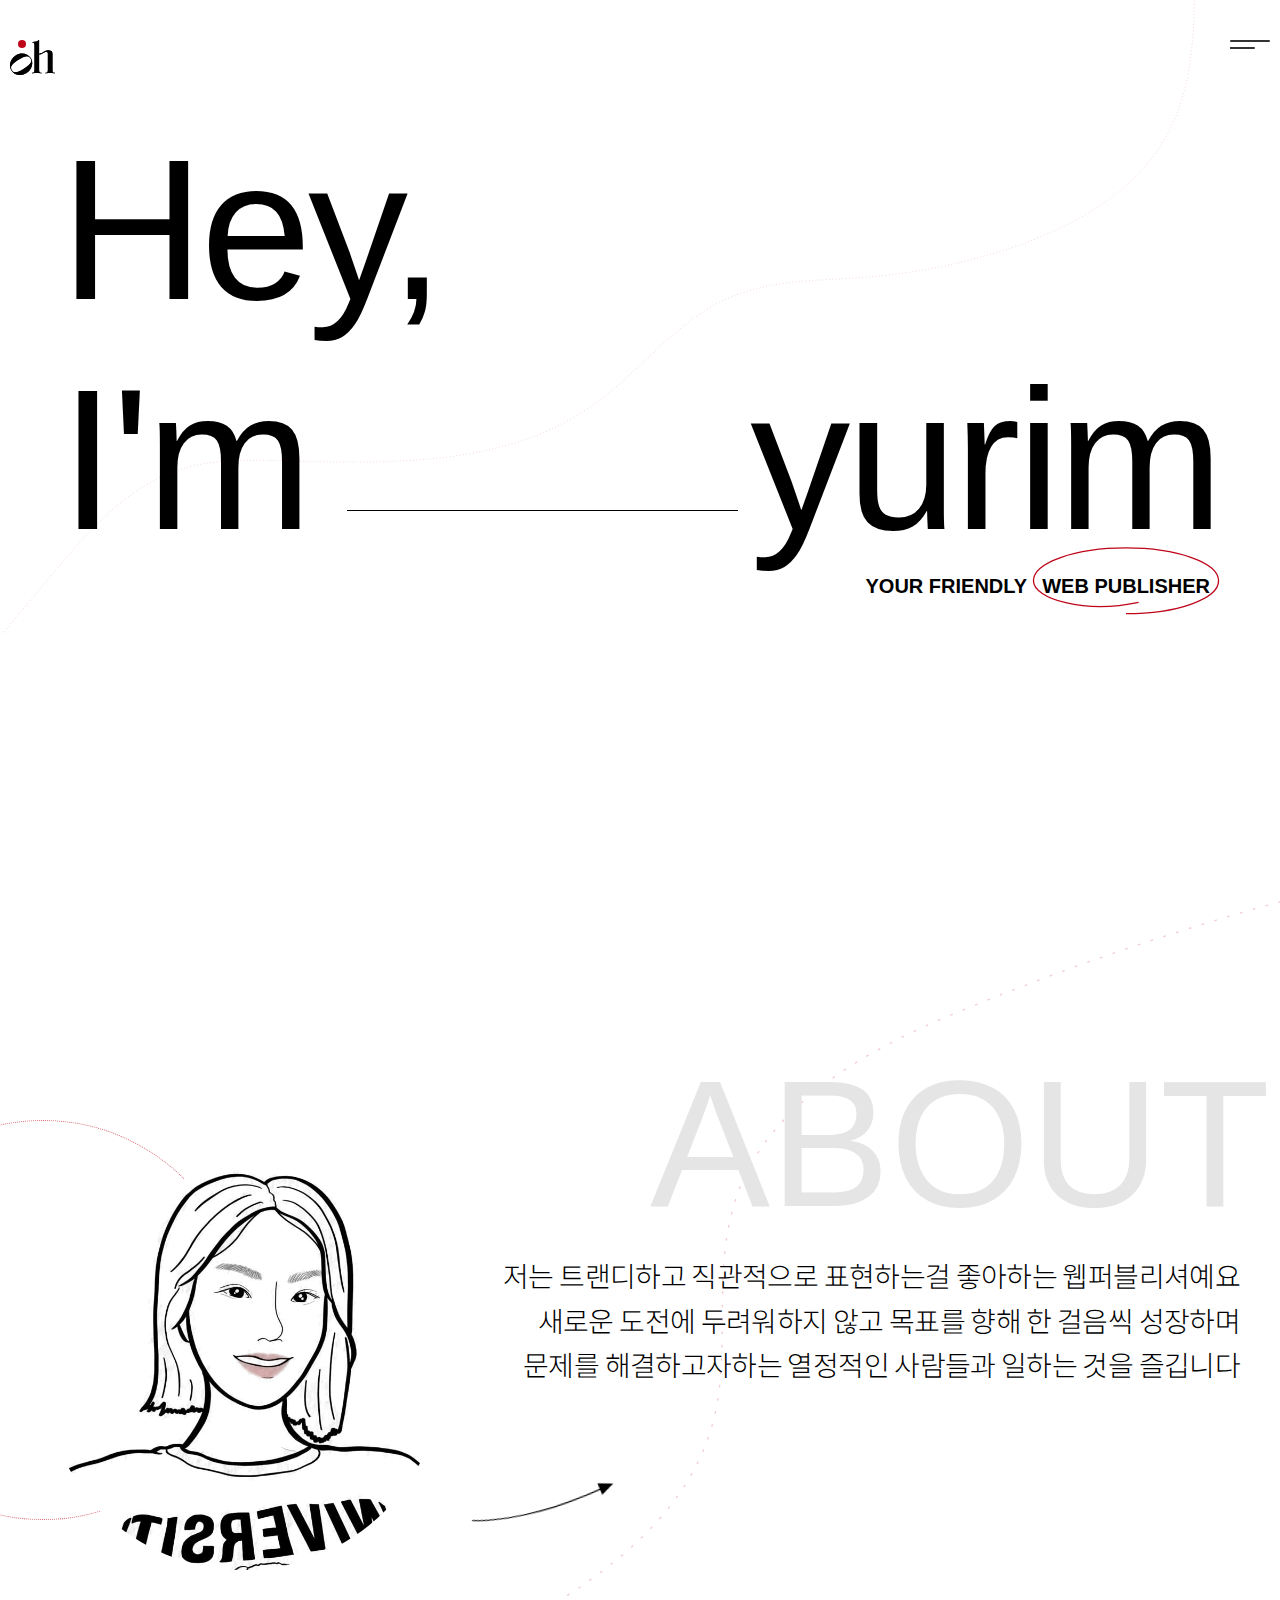
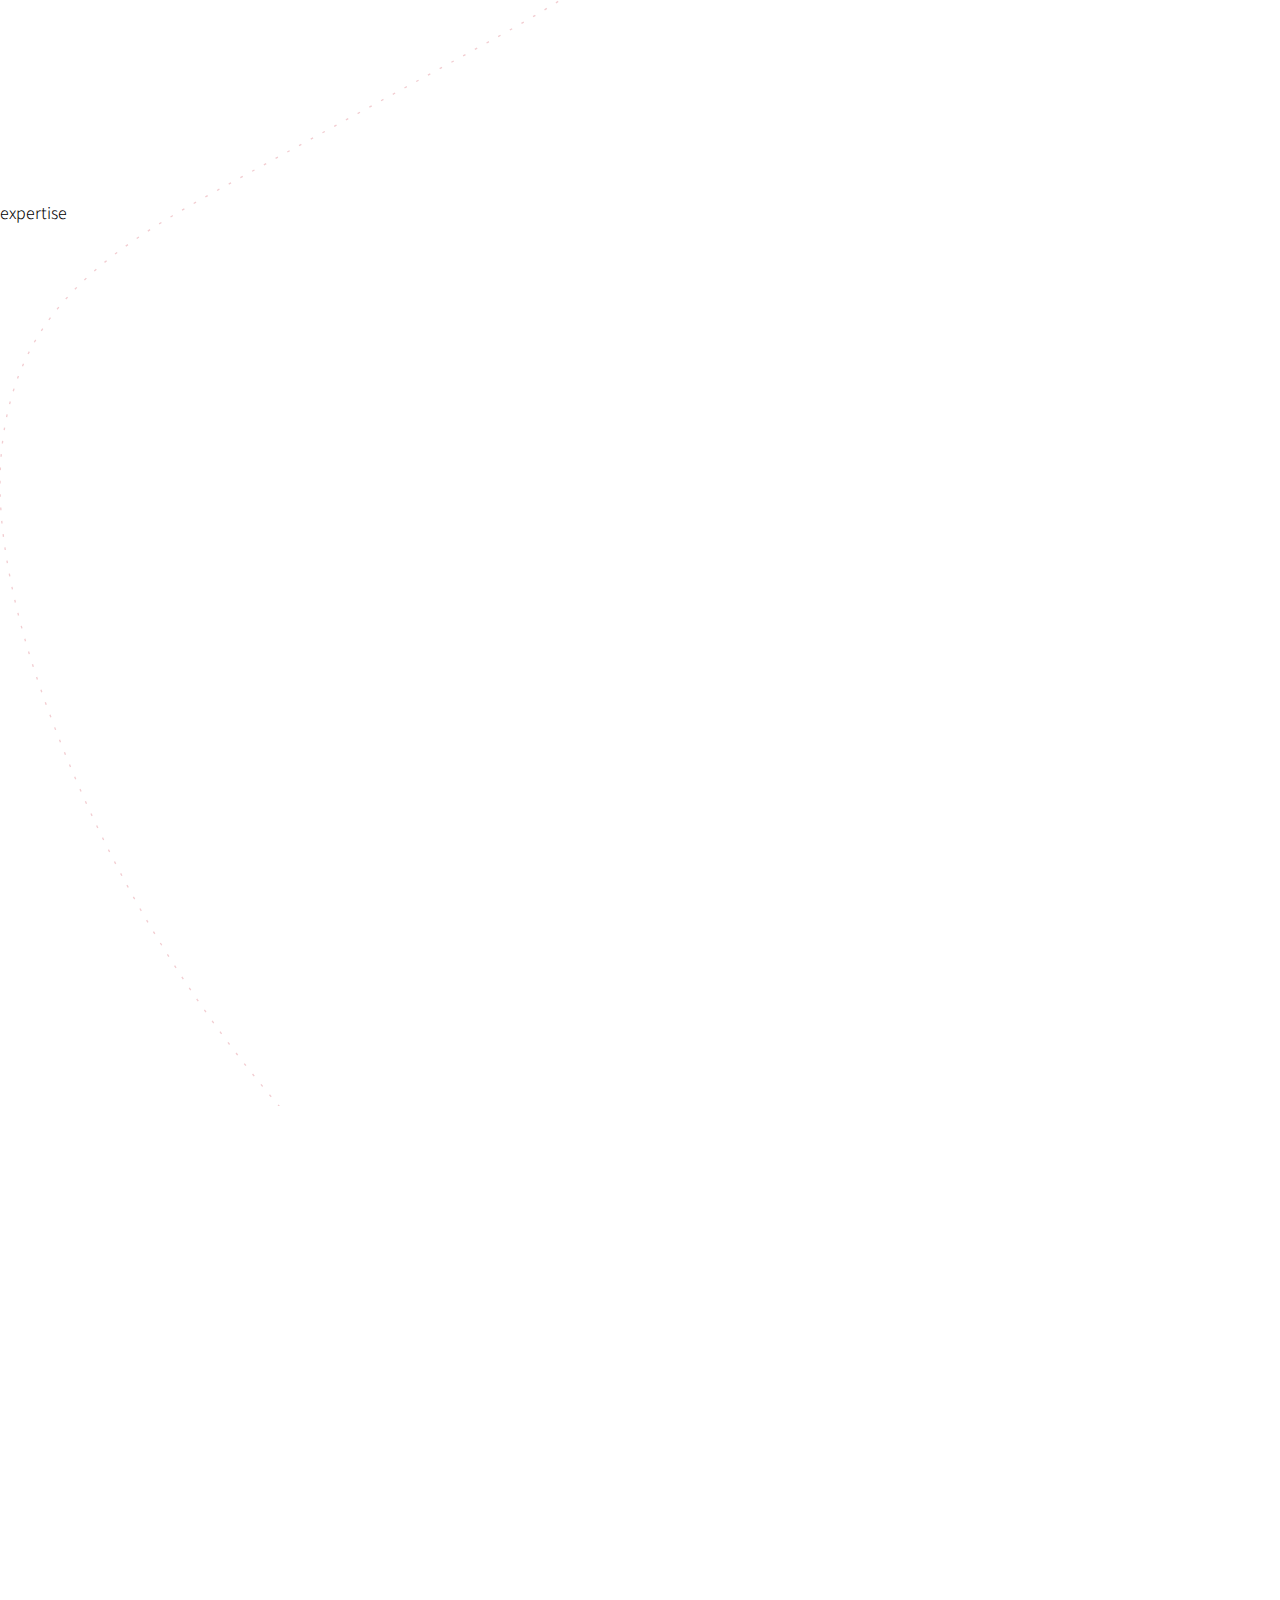
<file: index.html>
<!doctype html>
<html lang="en">
<head>
    <meta charset="UTF-8">
    <meta name="viewport"
          content="width=device-width, user-scalable=no, initial-scale=1.0, maximum-scale=1.0, minimum-scale=1.0">
    <meta http-equiv="X-UA-Compatible" content="ie=edge">
    <title> 오유림 | 웹 퍼블리셔 포트폴리오 </title>
    <link rel="stylesheet" href="assets/css/layout.css">
    <link rel="stylesheet" href="assets/css/reset.css">
</head>
<body>
        <main>
            <section>
                <div class="bg_box">
                    <svg class="bg type_01" xmlns="http://www.w3.org/2000/svg" xml:space="preserve" viewBox="0 0 1920 1080"><path d="M1791.7 1.1c-.9 37.3-3 74.7-10 111.4-6.5 33.7-17.3 66.7-34.8 96.4-16.7 28.4-38.8 53.4-63.9 74.6-26.3 22.2-55.8 40.4-86.5 55.7-32.2 16-66 28.6-100.3 39.2-35.4 10.9-71.5 19.6-107.9 26.1-36.8 6.5-74.1 10.7-111.4 12.9-37.4 2.2-75 3.1-112 9.2-33.9 5.6-67.3 15.9-97.2 33.1-29.9 17.2-56.1 40-81.3 63.4-26.3 24.3-51.7 49.8-79.9 71.9-27 21.1-56.6 38.9-88.1 52.5-32.9 14.2-67.5 24.1-102.6 30.9-36.9 7.2-74.5 11-112 12.9-37.7 2-75.5 2.1-113.3 1.4-38.1-.7-76.1-2.4-114.2-2.2-35.9.1-72.4 2.7-106.8 13.9-31.6 10.3-60.6 27.4-86.5 48.1-27.5 22-51.6 47.7-74.8 74-24.6 28.1-48.3 57-72.4 85.6-11.8 14-23.7 28.1-35.5 42.2"/></svg>
                </div>
                <header class="header_warp">
                    <a href="#" class="logo"></a>
                    <nav class="nav_wrap">
                        <div class="hamburger_menu">
                            <div class="hamburger">
                                <i></i>
                                <i></i>
                            </div>
                        </div>
                        <ul class="menu_list">
                            <li></li>
                            <li></li>
                            <li></li>
                            <li></li>
                        </ul>
                    </nav>
                </header>
                <div class="visual_cont">
                    <div class="visual_title">Hey,</div>
                    <div class="visual_title bottom">
                        I'm <em>yurim</em>
                    </div>
                    <div class="visual_title_sub">
                        Your Friendly <span><i class="circle">
                        <svg xmlns="http://www.w3.org/2000/svg" viewBox="0 0 142 51.728"><path fill="none" stroke="#BE0519" stroke-miterlimit="10" stroke-width=2" d="M61.476 9.545C102.388.884 141 12.132 141 25.864s-31.339 24.865-70 24.865S1 39.596 1 25.864 32.341 1 71 1"/></svg>
                    </i> Web Publisher</span>
                    </div>
                </div>
            </section>
            <section>
                  <div class="info_wrap">
                      <svg class="bg" xmlns="http://www.w3.org/2000/svg" xml:space="preserve" viewBox="0 0 479 676"><path d="M479.4.6c-33.8 9.2-67.1 20.2-99.8 32.9-25.7 10-52.2 20.4-74.1 37.7-10 7.9-18.8 17.3-24.9 28.5-6.8 12.4-9.3 26.3-10 40.3-.8 16.9.7 34.1-2.7 50.8-2.9 14.2-9.6 27.1-18.9 38.2-17.7 21.2-42.4 35.5-66.3 48.7-32.1 17.6-64.2 35.1-96.3 52.7-24.1 13.2-49.3 27-66.4 49-18.7 23.8-22.4 54.2-18.7 83.5 3.7 29.2 13.4 57.8 24.6 84.9 11.1 26.8 24.6 52.7 40.4 77 11.7 18.1 24.6 35.3 38.6 51.6"/></svg>
                      <div class="info_inner">
                          <div class="info_title">about</div>
                          <div class="info_img">
                              <div class="img_box"></div>
                              <svg class="line type_01" xmlns="http://www.w3.org/2000/svg" fill="none" viewBox="0 0 67 7"><path stroke="currentColor" d="M1 2.496s22 7.5 59.593 1.141"/><path fill="currentColor" d="m59.396.885.764 5.54 6.038-3.655L59.396.885Z"/></svg>
                          </div>
                          <div class="info_txt">
                              <p>저는 트랜디하고 직관적으로 표현하는걸 좋아하는 웹퍼블리셔예요<br></p>
                              <p>새로운 도전에 두려워하지 않고 목표를 향해 한 걸음씩 성장하며<br></p>
                              <p>문제를 해결하고자하는 열정적인 사람들과 일하는 것을 즐깁니다<br></p>
                          </div>
                      </div>
                  </div>
            </section>
            <section>
                <div class="expertise_wrap">
                    <div class="expertise_title">expertise</div>
                    <div class="expertise_info">
                        <ul>
                            <li></li>
                            <li></li>
                            <li></li>
                            <li></li>
                            <li></li>
                        </ul>
                    </div>
                </div>
            </section>
            <section>
                <div class="career_wrap"></div>
            </section>
            <ul class="point_wrap">
                <li></li>
                <li></li>
                <li></li>
                <li></li>
            </ul>
        </main>
</body>
</html>
</file>
<file: assets/css/layout.css>
@font-face {
  font-family: 'July 01 Regular';
  font-style: normal;
  font-weight: normal;
  src: local("July 01 Regular"), url("https://www.cufonfonts.com/regular.woff") format("woff"); }
@font-face {
  font-family: 'Noto Sans KR';
  font-style: normal;
  font-weight: 300;
  src: url(//fonts.gstatic.com/ea/notosanskr/v2/NotoSansKR-Light.woff2) format("woff2"), url(//fonts.gstatic.com/ea/notosanskr/v2/NotoSansKR-Light.woff) format("woff"), url(//fonts.gstatic.com/ea/notosanskr/v2/NotoSansKR-Light.otf) format("opentype"); }
@font-face {
  font-family: 'Noto Sans KR';
  font-style: normal;
  font-weight: 400;
  src: url(//fonts.gstatic.com/ea/notosanskr/v2/NotoSansKR-Regular.woff2) format("woff2"), url(//fonts.gstatic.com/ea/notosanskr/v2/NotoSansKR-Regular.woff) format("woff"), url(//fonts.gstatic.com/ea/notosanskr/v2/NotoSansKR-Regular.otf) format("opentype"); }
@font-face {
  font-family: 'Noto Sans KR';
  font-style: normal;
  font-weight: 500;
  src: url(//fonts.gstatic.com/ea/notosanskr/v2/NotoSansKR-Medium.woff2) format("woff2"), url(//fonts.gstatic.com/ea/notosanskr/v2/NotoSansKR-Medium.woff) format("woff"), url(//fonts.gstatic.com/ea/notosanskr/v2/NotoSansKR-Medium.otf) format("opentype"); }
@font-face {
  font-family: 'Noto Sans KR';
  font-style: normal;
  font-weight: 700;
  src: url(//fonts.gstatic.com/ea/notosanskr/v2/NotoSansKR-Bold.woff2) format("woff2"), url(//fonts.gstatic.com/ea/notosanskr/v2/NotoSansKR-Bold.woff) format("woff"), url(//fonts.gstatic.com/ea/notosanskr/v2/NotoSansKR-Bold.otf) format("opentype"); }
.bg {
  position: absolute;
  top: 0;
  left: 0;
  width: 100%;
  height: auto;
  fill: none;
  display: block;
  stroke: rgba(190, 5, 25, 0.2);
  stroke-width: 0.5;
  stroke-dasharray: 1 4; }
  .bg.type_01 {
    stroke: rgba(190, 5, 25, 0.7); }

.line {
  position: absolute;
  height: auto;
  stroke-width: 0.5;
  display: block; }
  .line.type_01 {
    width: 150px;
    left: calc(50% + 300px);
    bottom: calc(50% - 150px);
    transform: translate(-50%, -50%) rotate(345deg); }

body::-webkit-scrollbar {
  width: 6px; }

body::-webkit-scrollbar-thumb {
  height: 30%;
  background: #be0519; }

body::-webkit-scrollbar-track {
  background: rgba(190, 5, 25, 0.3); }

.header_warp {
  width: 100%;
  max-width: 1280px;
  margin: 0 auto;
  display: flex;
  justify-content: space-between;
  padding: 40px 10px 30px 10px;
  box-sizing: border-box; }
  .header_warp .logo {
    width: 45px;
    height: 45px;
    position: relative;
    background: url("data:image/svg+xml,%3Csvg xmlns='http://www.w3.org/2000/svg' xmlns:xlink='http://www.w3.org/1999/xlink' fill='none' viewBox='0 0 45 35'%3E%3Cdefs%3E%3Cpath id='reuse-0' fill='%23000' d='M5.646 15.441c-5.61 3.57-7.112 10.228-4.18 14.936 2.93 4.705 9.522 6.223 15.135 2.653 5.613-3.566 7.112-10.228 4.185-14.932-2.932-4.709-9.527-6.223-15.14-2.657Zm8.217 13.193c-7.6 4.828-10.348 4.26-12.056 1.525C.1 27.42.788 24.67 8.384 19.841c7.6-4.828 10.348-4.261 12.055-1.522 1.708 2.736 1.024 5.486-6.576 10.315Z'/%3E%3Cpath id='reuse-1' fill='%23000' d='M42.464 13.744v16.262c0 1.921.407 2.835 2.4 2.83H45v.369h-1.131c-1.315 0-2.22-.139-3.715-.139-1.495 0-2.399.139-3.714.139H35.31v-.368h.137c1.992 0 2.4-.913 2.4-2.835V13.811c0-1.408-.533-1.973-1.55-2.012-.721-.028-2.345.798-3.453 1.474-1.186.704-2.372 1.258-3.585 1.34a.16.16 0 0 0-.153.163v15.23c0 1.921.407 2.835 2.4 2.835h.137v.367H30.51c-1.315 0-2.22-.138-3.714-.138-1.495 0-2.4.139-3.715.139h-1.13v-.368h.136c1.992 0 2.4-.914 2.4-2.835L24.483 5.08c0-1.878-.407-2.792-2.4-2.792h-.136v-.367h.904c2.129 0 5.346-.78 5.933-1.922h.317v13.649c0 .083.063.154.145.158.904.04 2.243-.411 3.366-1.198l.044-.03c1.7-1.188 3.643-2.545 6.817-2.153 1.824.226 2.967.938 2.99 3.318Z'/%3E%3C/defs%3E%3Cuse xlink:href='%23reuse-0'/%3E%3Cuse xlink:href='%23reuse-1'/%3E%3Cuse xlink:href='%23reuse-0'/%3E%3Cuse xlink:href='%23reuse-1'/%3E%3C/svg%3E") no-repeat; }
    .header_warp .logo::after {
      content: "";
      position: absolute;
      left: 7.5px;
      top: 0;
      background: #BE0519;
      width: 8px;
      height: 8px;
      border-radius: 50%;
      animation: bounce 0.45s cubic-bezier(0.19, 1, 0.22, 1) infinite alternate; }
  .header_warp .nav_wrap {
    font-weight: bold;
    text-transform: uppercase;
    font-size: 1.8rem; }
    .header_warp .nav_wrap .hamburger_menu {
      position: relative;
      top: 0;
      left: 0;
      width: 40px;
      height: 10px;
      overflow: hidden; }
      .header_warp .nav_wrap .hamburger_menu i {
        position: relative;
        display: block;
        width: 40px;
        height: 2px;
        background-color: #333;
        margin-bottom: 5px;
        border-radius: 2px; }
      .header_warp .nav_wrap .hamburger_menu i:last-child {
        transform: translateX(-15px); }

.visual_cont {
  display: flex;
  flex-direction: column;
  max-width: 1200px;
  margin: 0 auto;
  padding: 0 20px;
  font-family: 'July 01 Regular',sans-serif; }
  .visual_cont .visual_title {
    letter-spacing: -0.3vw;
    font-size: clamp(5rem, 19vw, 20rem); }
    .visual_cont .visual_title.bottom {
      display: flex;
      justify-content: space-between;
      flex-flow: row wrap;
      align-items: stretch; }
      .visual_cont .visual_title.bottom em {
        position: relative;
        display: inline-flex;
        flex-grow: 1;
        align-items: end; }
        .visual_cont .visual_title.bottom em::before {
          content: "";
          width: auto;
          display: flex;
          flex-grow: 1;
          height: 1px;
          background: #000;
          margin: 5vw 1vw 5vw 3vw; }
  .visual_cont .visual_title_sub {
    text-align: right;
    font-weight: 600;
    font-size: clamp(0.5rem, 3vw, 2rem);
    font-family: "AppleSDGothicNeoR" ,sans-serif;
    text-transform: uppercase; }
    .visual_cont .visual_title_sub span {
      position: relative;
      padding: 10px; }
      .visual_cont .visual_title_sub span .circle {
        content: "";
        position: absolute;
        left: 50%;
        top: calc(50% + 8px);
        width: 100%;
        height: 100%;
        stroke-dasharray: 423;
        transform: translate(-50%, -50%) rotate(-180deg);
        animation: dash 0.35s cubic-bezier(0.45, 0, 0.55, 1) 0s;
        animation-iteration-count: 1; }

section {
  height: 100vh;
  position: relative; }
  section .info_wrap {
    padding: 15rem 0;
    max-width: 1200px;
    margin: 0 auto; }
    section .info_wrap .info_title {
      font-family: 'July 01 Regular',sans-serif;
      font-size: clamp(4rem, 16vw, 18rem);
      text-transform: uppercase;
      color: #e5e5e5;
      position: absolute;
      right: -30px;
      top: -10px;
      z-index: 2; }
    section .info_wrap .info_inner {
      position: relative;
      display: flex;
      flex-flow: row;
      justify-content: flex-end;
      align-items: center;
      padding: 7rem 0; }
      section .info_wrap .info_inner .info_txt {
        font-size: clamp(0.8rem, 4vw, 2.8rem);
        line-height: 1.6;
        letter-spacing: -0.05vw;
        text-align: right;
        position: relative;
        z-index: 3; }
      section .info_wrap .info_inner .info_img {
        position: relative;
        top: 50px;
        transition: transform 0.3s;
        transform-style: preserve-3d;
        transform: perspective(500px);
        margin-right: 6rem; }
        section .info_wrap .info_inner .info_img .img_box {
          width: 400px;
          height: 400px;
          position: relative;
          overflow: hidden;
          border-radius: 50%;
          cursor: pointer;
          transition: transform 0.3s; }
          section .info_wrap .info_inner .info_img .img_box::before, section .info_wrap .info_inner .info_img .img_box::after {
            content: "";
            width: 100%;
            height: 100%;
            position: absolute;
            left: 0;
            top: 0;
            transition: all .3s ease;
            background-size: 100% !important; }
          section .info_wrap .info_inner .info_img .img_box::before {
            background: white url("../images/portfolio_img_01.png") no-repeat;
            z-index: 3;
            opacity: 1; }
          section .info_wrap .info_inner .info_img .img_box::after {
            background: white url("../images/portfolio_img_02.png") no-repeat;
            z-index: 2;
            opacity: 0; }
          section .info_wrap .info_inner .info_img .img_box:hover::before {
            opacity: 0; }
          section .info_wrap .info_inner .info_img .img_box:hover::after {
            opacity: 1; }
        section .info_wrap .info_inner .info_img::before {
          content: "";
          position: absolute;
          left: -20rem;
          top: -5rem;
          transition: all .4s ease;
          width: 100%;
          height: 100%;
          border: 1px dotted rgba(190, 5, 25, 0.6);
          border-radius: 50%;
          transform: translateY(0) translate3d(0, 0, 0); }
      section .info_wrap .info_inner .info_img:hover::before {
        transform: translateY(-10px) translate3d(0, -5px, 0); }
      section .info_wrap .info_inner .info_img:hover .img_box {
        transform: translateY(10px) translate3d(0, 5px, 0); }

@keyframes bounce {
  0% {
    transform: translateY(3%) scaleY(0.95); }
  100% {
    transform: translateY(-30%) scaleY(1.05); } }
@keyframes dash {
  0% {
    stroke-dashoffset: 423; }
  100% {
    stroke-dashoffset: 0; } }

/*# sourceMappingURL=layout.css.map */
</file>
